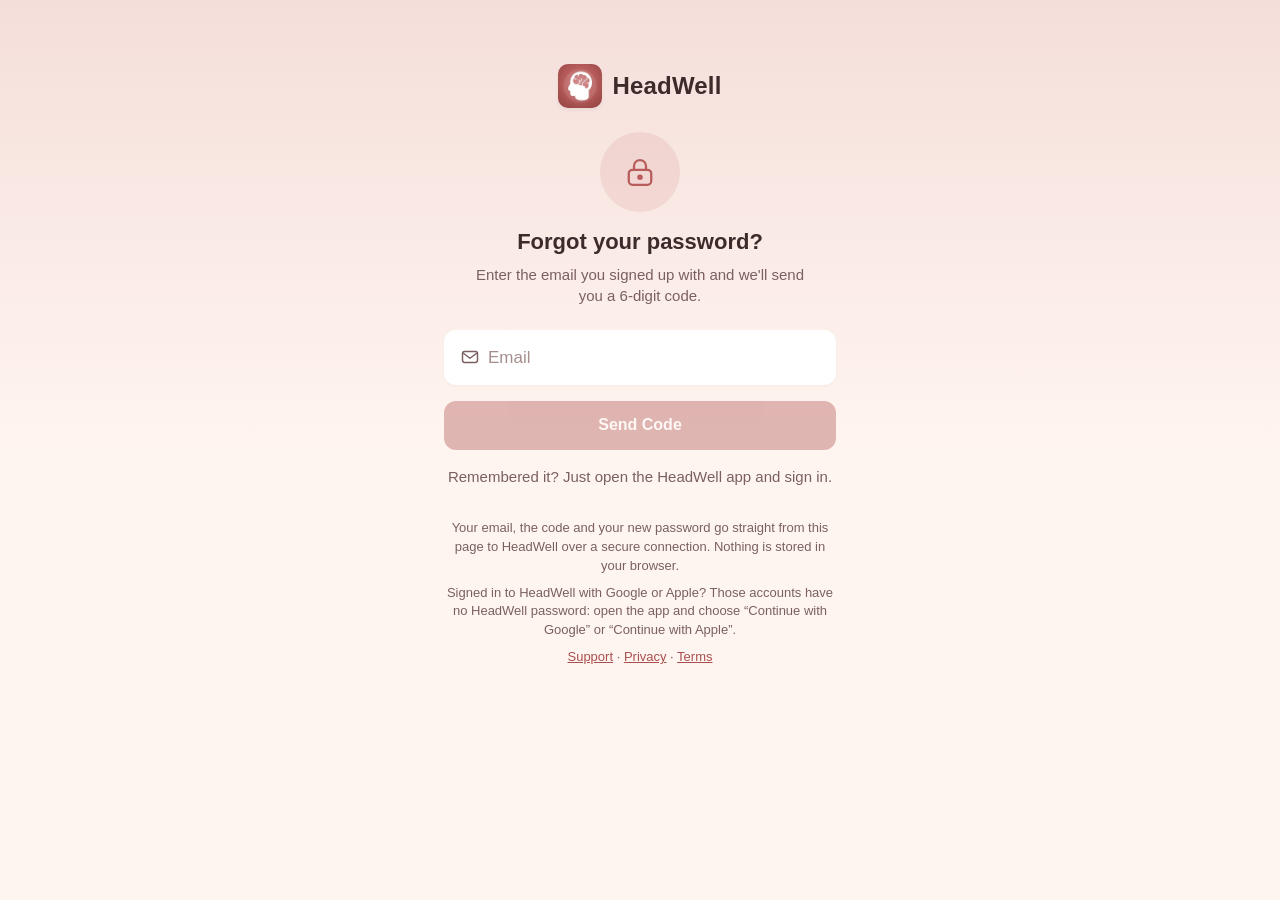
<file: reset-password.html>
<!DOCTYPE html>
<html lang="en">
<head>
    <meta charset="UTF-8">
    <meta name="viewport" content="width=device-width, initial-scale=1, viewport-fit=cover">
    <title>Reset your password — HeadWell</title>
    <meta name="description" content="Reset your HeadWell password with a code we email to you.">
    <meta name="robots" content="noindex, nofollow">
    <meta name="referrer" content="no-referrer">
    <meta http-equiv="Content-Security-Policy" content="default-src 'none'; script-src 'self'; style-src 'self'; img-src 'self'; connect-src https://headwellbe-prod-production.up.railway.app; form-action 'none'; base-uri 'none'">
    <meta name="color-scheme" content="light dark">
    <meta name="theme-color" content="#FFF5F0" media="(prefers-color-scheme: light)">
    <meta name="theme-color" content="#191416" media="(prefers-color-scheme: dark)">
    <link rel="icon" href="headwell-icon.png">
    <link rel="stylesheet" href="reset-password.css">
</head>
<body>
    <!-- Icons: plain outline shapes, drawn once and reused below. -->
    <svg class="sprite" aria-hidden="true" focusable="false">
        <symbol id="i-lock" viewBox="0 0 24 24"><rect x="4.5" y="10.5" width="15" height="10" rx="2.5"/><path d="M8 10.5V8a4 4 0 0 1 8 0v2.5"/><circle cx="12" cy="15.5" r="1.1" fill="currentColor"/></symbol>
        <symbol id="i-mail" viewBox="0 0 24 24"><rect x="3" y="5.5" width="18" height="13" rx="2.5"/><path d="M4 7.5l8 6 8-6"/></symbol>
        <symbol id="i-check" viewBox="0 0 24 24"><path d="M5 12.8l4.4 4.4L19 7.6"/></symbol>
        <symbol id="i-check-circle" viewBox="0 0 24 24"><circle cx="12" cy="12" r="9"/><path d="M8 12.5l2.7 2.7L16 9.8"/></symbol>
        <symbol id="i-circle" viewBox="0 0 24 24"><circle cx="12" cy="12" r="8.5"/></symbol>
        <symbol id="i-x-circle" viewBox="0 0 24 24"><circle cx="12" cy="12" r="9"/><path d="M9 9l6 6M15 9l-6 6"/></symbol>
        <symbol id="i-warn" viewBox="0 0 24 24"><path d="M12 4l9 15.5H3L12 4z"/><path d="M12 10v4.2"/><circle cx="12" cy="17" r="0.9" fill="currentColor"/></symbol>
        <symbol id="i-eye" viewBox="0 0 24 24"><path d="M2.5 12S6 5.5 12 5.5 21.5 12 21.5 12 18 18.5 12 18.5 2.5 12 2.5 12z"/><circle cx="12" cy="12" r="3"/></symbol>
        <symbol id="i-eye-off" viewBox="0 0 24 24"><path d="M3.5 3.5l17 17"/><path d="M10.2 6a9 9 0 0 1 1.8-.5C18 5.5 21.5 12 21.5 12a16 16 0 0 1-3.3 4.2"/><path d="M6.6 7.6A16 16 0 0 0 2.5 12S6 18.5 12 18.5a9 9 0 0 0 3.6-.8"/><path d="M9.9 9.9a3 3 0 0 0 4.2 4.2"/></symbol>
    </svg>

    <main class="screen">
        <header class="brand">
            <img class="brand-icon" src="headwell-icon.png" alt="" width="44" height="44">
            <span class="brand-name">HeadWell</span>
        </header>

        <section class="hero">
            <div id="hero-icon" class="hero-icon" aria-hidden="true"><svg class="icon"><use id="hero-use" href="#i-lock"/></svg></div>
            <h1 id="title" tabindex="-1">Forgot your password?</h1>
            <p id="subtitle" class="subtitle">Enter the email you signed up with and we'll send you a 6-digit code.</p>
        </section>

        <noscript><p class="banner error">This page needs JavaScript to work. Please turn it on, or contact support.</p></noscript>

        <div id="message" class="banner" hidden>
            <svg class="icon" aria-hidden="true"><use id="message-use" href="#i-warn"/></svg>
            <span id="message-text"></span>
        </div>

        <form id="request-form" class="stack" novalidate>
            <div class="field">
                <svg class="icon field-icon" aria-hidden="true"><use href="#i-mail"/></svg>
                <input id="email" name="email" type="email" placeholder="Email" aria-label="Email address"
                       autocomplete="username email" inputmode="email" autocapitalize="none" autocorrect="off" spellcheck="false" maxlength="254" required>
            </div>
            <button type="submit" id="request-btn" class="primary" disabled>Send Code</button>
            <p class="aside">Remembered it? Just open the HeadWell app and sign in.</p>
        </form>

        <form id="reset-form" class="stack" novalidate hidden>
            <input id="code" class="code" type="text" placeholder="000000" aria-label="6-digit code"
                   inputmode="numeric" autocomplete="one-time-code" maxlength="6" spellcheck="false" required>

            <div class="field">
                <svg class="icon field-icon" aria-hidden="true"><use href="#i-lock"/></svg>
                <input id="password" name="new-password" type="password" placeholder="New password" aria-label="New password"
                       autocomplete="new-password" autocapitalize="none" autocorrect="off" spellcheck="false" maxlength="200" required>
                <button type="button" class="eye" aria-label="Show password" aria-pressed="false"><svg class="icon" aria-hidden="true"><use href="#i-eye"/></svg></button>
            </div>

            <div class="field">
                <svg class="icon field-icon" aria-hidden="true"><use href="#i-lock"/></svg>
                <input id="confirm" name="confirm-password" type="password" placeholder="Confirm new password" aria-label="Confirm new password"
                       autocomplete="new-password" autocapitalize="none" autocorrect="off" spellcheck="false" maxlength="200" required>
                <button type="button" class="eye" aria-label="Show password" aria-pressed="false"><svg class="icon" aria-hidden="true"><use href="#i-eye"/></svg></button>
            </div>

            <p id="mismatch" class="mismatch" role="status" hidden><svg class="icon" aria-hidden="true"><use href="#i-x-circle"/></svg>Passwords do not match</p>

            <div id="strength" class="strength" hidden>
                <div class="strength-head"><span>Password Strength</span><span id="strength-label"></span></div>
                <div class="bar" aria-hidden="true"><div id="bar-fill" class="bar-fill"></div></div>
                <ul id="rules" class="rules">
                    <li><svg class="icon" aria-hidden="true"><use href="#i-circle"/></svg><span>At least 8 characters</span><span class="sr-only"></span></li>
                    <li><svg class="icon" aria-hidden="true"><use href="#i-circle"/></svg><span>One uppercase letter</span><span class="sr-only"></span></li>
                    <li><svg class="icon" aria-hidden="true"><use href="#i-circle"/></svg><span>One lowercase letter</span><span class="sr-only"></span></li>
                    <li><svg class="icon" aria-hidden="true"><use href="#i-circle"/></svg><span>One number</span><span class="sr-only"></span></li>
                    <li><svg class="icon" aria-hidden="true"><use href="#i-circle"/></svg><span>One special character</span><span class="sr-only"></span></li>
                </ul>
            </div>

            <button type="submit" id="reset-btn" class="primary" disabled>Reset Password</button>

            <div class="links">
                <button type="button" id="resend" class="link" disabled>Resend code</button>
                <button type="button" id="change-email" class="link muted">Use a different email</button>
            </div>
        </form>

        <footer class="foot">
            <p class="note">Your email, the code and your new password go straight from this page to HeadWell over a secure connection. Nothing is stored in your browser.</p>
            <p class="note">Signed in to HeadWell with Google or Apple? Those accounts have no HeadWell password: open the app and choose “Continue with Google” or “Continue with Apple”.</p>
            <p><a href="support.html">Support</a> · <a href="privacy.html">Privacy</a> · <a href="terms.html">Terms</a></p>
        </footer>
    </main>

    <script src="reset-password.js"></script>
</body>
</html>
</file>
